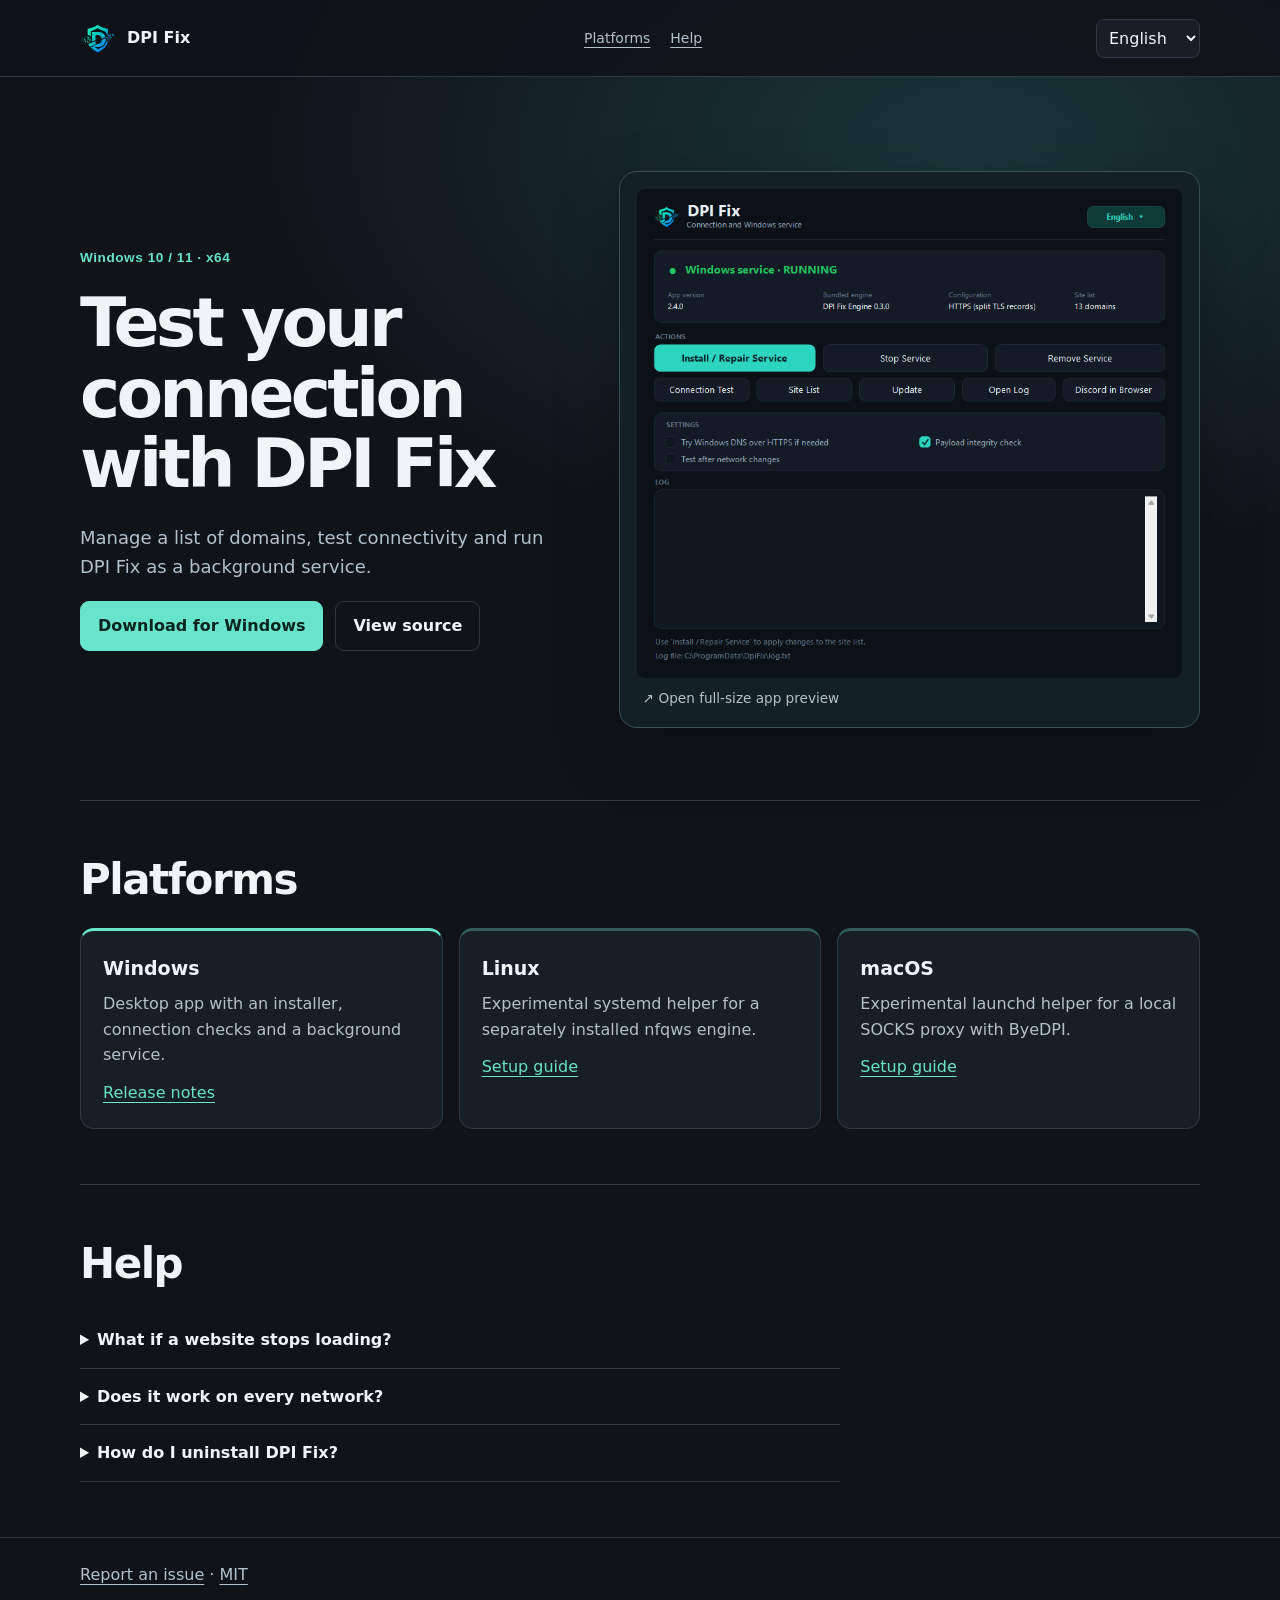
<file: docs/index.html>
<!doctype html>
<html lang="en">
<head>
<meta charset="utf-8">
<meta name="viewport" content="width=device-width, initial-scale=1">
<meta name="description" content="DPI Fix is an open-source desktop utility for managing DPI and DNS compatibility on Windows.">
<meta name="theme-color" content="#101419">
<title>DPI Fix — Connection compatibility for Windows</title>
<link rel="icon" href="assets/favicon.png">
<link rel="stylesheet" href="site.css">
</head>
<body>
<a class="skip" href="#main" data-i="skip">Skip to content</a>
<header><div class="wrap bar"><a class="brand" href="#"><img src="assets/logo.png" alt="" width="35" height="35">DPI Fix</a><nav aria-label="Site"><a href="#platforms" data-i="platforms">Platforms</a><a href="#help" data-i="help">Help</a></nav><select id="language" aria-label="Language"><option value="en">English</option><option value="tr">Türkçe</option><option value="de">Deutsch</option><option value="fr">Français</option><option value="es">Español</option></select></div></header>
<main id="main" class="wrap">
<div class="hero"><div><div class="system">Windows 10 / 11 · x64</div><h1 data-i="title">Test your connection with DPI Fix</h1><p data-i="intro">Manage a list of domains, test connectivity and run DPI Fix as a background service.</p><div class="actions"><a class="btn primary" href="https://github.com/ardakargin/dpi-fix/releases/latest/download/Setup.exe" data-i="download">Download for Windows</a><a class="btn" href="https://github.com/ardakargin/dpi-fix" data-i="source">View source</a></div></div><figure class="visual">
  <a id="preview" href="assets/desktop-en.png"><img id="screenshot" src="assets/desktop-en.png" width="780" height="700" alt="DPI Fix on Windows"></a>
  <figcaption><span aria-hidden="true">↗ </span><span data-i="preview">Open full-size app preview</span></figcaption>
</figure></div>
<section id="platforms"><h2 data-i="platforms">Platforms</h2><div class="grid"><article class="card"><h3>Windows</h3><p data-i="windows">Desktop app with an installer, connection checks and a background service.</p><a href="https://github.com/ardakargin/dpi-fix/releases" data-i="releases">Release notes</a></article><article class="card"><h3>Linux</h3><p data-i="linux">Experimental systemd helper for a separately installed nfqws engine.</p><a href="https://github.com/ardakargin/dpi-fix/tree/main/linux" data-i="guide">Setup guide</a></article><article class="card"><h3>macOS</h3><p data-i="mac">Experimental launchd helper for a local SOCKS proxy with ByeDPI.</p><a href="https://github.com/ardakargin/dpi-fix/tree/main/macos" data-i="guide">Setup guide</a></article></div></section>
<section id="help"><h2 data-i="help">Help</h2><details><summary data-i="q1">What if a website stops loading?</summary><p data-i="a1">Stop the service and test the same site again. For Discord, try “Discord in Browser” in the Windows app. Use the connection test and attach the relevant log when reporting an issue.</p></details><details><summary data-i="q2">Does it work on every network?</summary><p data-i="a2">Results depend on your network and provider. The Windows installer checks a sample of sites before keeping a configuration.</p></details><details><summary data-i="q3">How do I uninstall DPI Fix?</summary><p data-i="a3">Open Installed apps in Windows Settings, select DPI Fix and choose Uninstall.</p></details></section>
</main><footer><div class="wrap"><a href="https://github.com/ardakargin/dpi-fix/issues" data-i="issues">Report an issue</a> · <a href="https://github.com/ardakargin/dpi-fix/blob/main/LICENSE">MIT</a></div></footer>
<script>
const translations = {
tr: ["İçeriğe geç","Platformlar","Yardım","Bağlantını DPI Fix ile test et","Alan adı listenizi yönetin, bağlantıyı test edin ve DPI Fix’i arka planda çalıştırın.","Windows için indir","Kaynak kodu","Kurulum, bağlantı kontrolü ve arka plan servisi sunan masaüstü uygulaması.","Sürüm notları","Ayrıca kurulmuş nfqws motoru için deneysel systemd yardımcısı.","Kurulum kılavuzu","ByeDPI ile yerel SOCKS proxy için deneysel launchd yardımcısı.","Bir site açılmazsa ne yapmalıyım?","Servisi durdurup aynı siteyi yeniden deneyin. Discord için Windows uygulamasındaki “Discord’u Tarayıcıda Aç” düğmesini kullanabilirsiniz. Sorun bildirirken bağlantı testini ve ilgili günlüğü ekleyin.","Her ağda çalışır mı?","Sonuçlar ağınıza ve sağlayıcınıza bağlıdır. Windows kurulumu bir yapılandırmayı kalıcı hale getirmeden önce örnek siteleri kontrol eder.","Sorun bildir","Uygulama ekranını büyüt","DPI Fix’i nasıl kaldırırım?","Windows Ayarlar’da Yüklü uygulamalar bölümünü açın. DPI Fix’i seçip Kaldır’a tıklayın."],
de: ["Zum Inhalt","Plattformen","Hilfe","Verbindung mit DPI Fix testen","Verwalten Sie eine Domainliste, prüfen Sie die Verbindung und führen Sie DPI Fix im Hintergrund aus.","Für Windows herunterladen","Quellcode ansehen","Desktop-App mit Installationsprogramm, Verbindungstest und Hintergrunddienst.","Versionshinweise","Experimentelles systemd-Hilfsprogramm für separat installiertes nfqws.","Installationsanleitung","Experimentelles launchd-Hilfsprogramm für einen lokalen SOCKS-Proxy mit ByeDPI.","Was tun, wenn eine Website nicht lädt?","Stoppen Sie den Dienst und testen Sie dieselbe Website erneut. Für Discord können Sie in der Windows-App „Discord im Browser“ wählen. Fügen Sie Ihrem Fehlerbericht den Verbindungstest und das Protokoll bei.","Funktioniert es in jedem Netz?","Das Ergebnis hängt von Netz und Anbieter ab. Unter Windows prüft das Installationsprogramm einige Websites, bevor es die Konfiguration übernimmt.","Problem melden","App-Ansicht in voller Größe öffnen","Wie deinstalliere ich DPI Fix?","Öffnen Sie die installierten Apps in den Windows-Einstellungen. Wählen Sie DPI Fix und dann Deinstallieren."],
fr: ["Aller au contenu","Plateformes","Aide","Testez votre connexion avec DPI Fix","Gérez une liste de domaines, testez la connexion et exécutez DPI Fix en arrière-plan.","Télécharger pour Windows","Voir le code source","Application de bureau avec installateur, tests de connexion et service en arrière-plan.","Notes de version","Assistant systemd expérimental pour une installation distincte de nfqws.","Guide d’installation","Assistant launchd expérimental pour un proxy SOCKS local avec ByeDPI.","Que faire si un site ne se charge plus ?","Arrêtez le service et réessayez. Pour Discord, choisissez « Discord sur le Web » dans l’application Windows. Joignez le test de connexion et le journal au signalement.","Est-ce compatible avec tous les réseaux ?","Les résultats dépendent du réseau et de l’opérateur. Sous Windows, l’installateur vérifie plusieurs sites avant de conserver la configuration.","Signaler un problème","Agrandir l’aperçu de l’application","Comment désinstaller DPI Fix ?","Dans les paramètres Windows, ouvrez Applications installées, sélectionnez DPI Fix puis Désinstaller."],
es: ["Saltar al contenido","Plataformas","Ayuda","Prueba tu conexión con DPI Fix","Gestiona una lista de dominios, prueba la conexión y ejecuta DPI Fix en segundo plano.","Descargar para Windows","Ver código fuente","Aplicación de escritorio con instalador, pruebas de conexión y servicio en segundo plano.","Notas de versión","Asistente systemd experimental para nfqws instalado por separado.","Guía de instalación","Asistente launchd experimental para un proxy SOCKS local con ByeDPI.","¿Qué hago si una página deja de cargar?","Detén el servicio y vuelve a probar la página. Para Discord, selecciona «Discord en la web» en la aplicación de Windows. Adjunta la prueba de conexión y el registro al informar del problema.","¿Funciona en todas las redes?","El resultado depende de la red y el proveedor. En Windows, el instalador comprueba varios sitios antes de conservar la configuración.","Informar de un problema","Ver la aplicación a tamaño completo","¿Cómo desinstalo DPI Fix?","En la configuración de Windows, abre Aplicaciones instaladas, selecciona DPI Fix y elige Desinstalar."]
};
const keys = "skip platforms help title intro download source windows releases linux guide mac q1 a1 q2 a2 issues preview q3 a3".split(" ");
const nodes = [...document.querySelectorAll("[data-i]")];
const english = Object.fromEntries(nodes.map(node => [node.dataset.i, node.textContent]));
const language = document.querySelector("#language");
function apply(code) {
  if (!Object.hasOwn(translations, code)) code = "en";
  language.value = document.documentElement.lang = code;
  nodes.forEach(node => {
    const key = node.dataset.i;
    node.textContent = code === "en" ? english[key] : translations[code][keys.indexOf(key)];
  });
  const screenshot = document.querySelector("#screenshot");
  const preview = document.querySelector("#preview");
  preview.href = screenshot.src = "assets/desktop-" + code + ".png";
  screenshot.alt = document.querySelector('[data-i="preview"]').textContent;
  document.title = "DPI Fix — " + document.querySelector("h1").textContent;
}
let initial = navigator.language.split("-")[0];
try { initial = localStorage.getItem("dpi-fix-language") || initial; } catch {}
apply(initial);
language.addEventListener("change", () => {
  apply(language.value);
  try { localStorage.setItem("dpi-fix-language", language.value); } catch {}
});
</script>
</body>
</html>
</file>
<file: docs/site.css>
:root{color-scheme:dark;--bg:#101419;--panel:#171e25;--line:#2e3944;--text:#eef4f7;--muted:#b2c1cc;--accent:#67e4cb}
*{box-sizing:border-box}html{scroll-behavior:smooth}body{margin:0;background:var(--bg);color:var(--text);font:16px/1.6 "Inter","Segoe UI",system-ui,sans-serif}a{color:inherit;text-underline-offset:4px}button,select{font:inherit}a:focus-visible,select:focus-visible,summary:focus-visible{outline:2px solid var(--accent);outline-offset:5px}
.wrap{width:min(1120px,calc(100% - 48px));margin:auto}.skip{position:absolute;top:-100px;left:20px}.skip:focus{top:8px;z-index:2;background:var(--panel);padding:8px}
header{border-bottom:1px solid var(--line)}.bar{min-height:76px;display:flex;align-items:center;justify-content:space-between;gap:18px}.brand{display:flex;align-items:center;gap:12px;font-weight:750;text-decoration:none}.brand img{width:35px;height:35px;object-fit:contain}.bar nav,.actions{display:flex;align-items:center;gap:20px;flex-wrap:wrap}nav a{font-size:14px;color:var(--muted)}select{color:var(--text);background:var(--panel);border:1px solid var(--line);border-radius:8px;padding:8px}
.hero{display:grid;grid-template-columns:1.2fr .8fr;gap:52px;align-items:center;padding:94px 0 72px}.hero h1{font-size:clamp(40px,6vw,76px);line-height:1.04;letter-spacing:-.055em;margin:0 0 24px;max-width:12ch}p{color:var(--muted);margin:0 0 20px}.hero p{max-width:52ch;font-size:18px}.actions{gap:12px}.btn{display:inline-block;text-decoration:none;border-radius:9px;padding:11px 17px;border:1px solid var(--line);font-weight:650}.primary{background:var(--accent);border-color:var(--accent);color:#09241f}.btn:hover,nav a:hover{filter:brightness(1.15);text-decoration:underline}
section{padding:55px 0;border-top:1px solid var(--line)}h2{font-size:clamp(26px,4vw,42px);line-height:1.15;margin:0 0 24px;letter-spacing:-.035em}h3{margin:0 0 8px;font-size:19px}.grid{display:grid;grid-template-columns:repeat(3,1fr);gap:16px}.card{border:1px solid var(--line);border-radius:14px;background:var(--panel);padding:22px}.card p{margin-bottom:12px}.card a{color:var(--accent)}details{max-width:760px;border-bottom:1px solid var(--line);padding:15px 0}summary{cursor:pointer;font-weight:600}details p{margin:12px 0 0}footer{border-top:1px solid var(--line);padding:24px 0;color:var(--muted)}

body {
  background: radial-gradient(ellipse 75% 560px at 76% 9%, #1a363b 0%, transparent 75%), #101419;
}
header { background: #101419ed; }
.hero { grid-template-columns: minmax(0,.9fr) minmax(0,1.1fr); gap: clamp(28px,5vw,68px); }
.hero h1 { font-size: clamp(2.6rem,5.3vw,4.8rem); max-width: 16ch; overflow-wrap: anywhere; }
.system { font: 600 .85rem/1.5 "Segoe UI",sans-serif; color: var(--accent); margin-bottom: 20px; letter-spacing: .04em; }
.visual { margin: 0; padding: clamp(8px,1.3vw,18px); border: 1px solid #385054; border-radius: 18px; background: #132126; box-shadow: 0 24px 64px #0004; }
.visual a { display: block; border-radius: 8px; overflow: hidden; }
.visual img { display: block; width: 100%; height: auto; }
figcaption { font-size: .85rem; color: var(--muted); margin: 10px 6px 0; }
.card { border-top: 3px solid #315d5d; }
.card:first-child { border-top-color: var(--accent); }
@media(max-width:760px) {
  .hero { grid-template-columns: 1fr; gap: 32px; padding: 44px 0; }
  .visual { max-width: 560px; }
  .grid { grid-template-columns: 1fr; }
  .bar { flex-wrap: wrap; padding: 12px 0; gap: 8px 20px; }
  .bar nav { order: 3; width: 100%; gap: 16px; }
}
@media(max-width:380px) { .wrap { width: calc(100% - 32px); } }
@media(prefers-reduced-motion:reduce) { html { scroll-behavior: auto; } }
</file>
